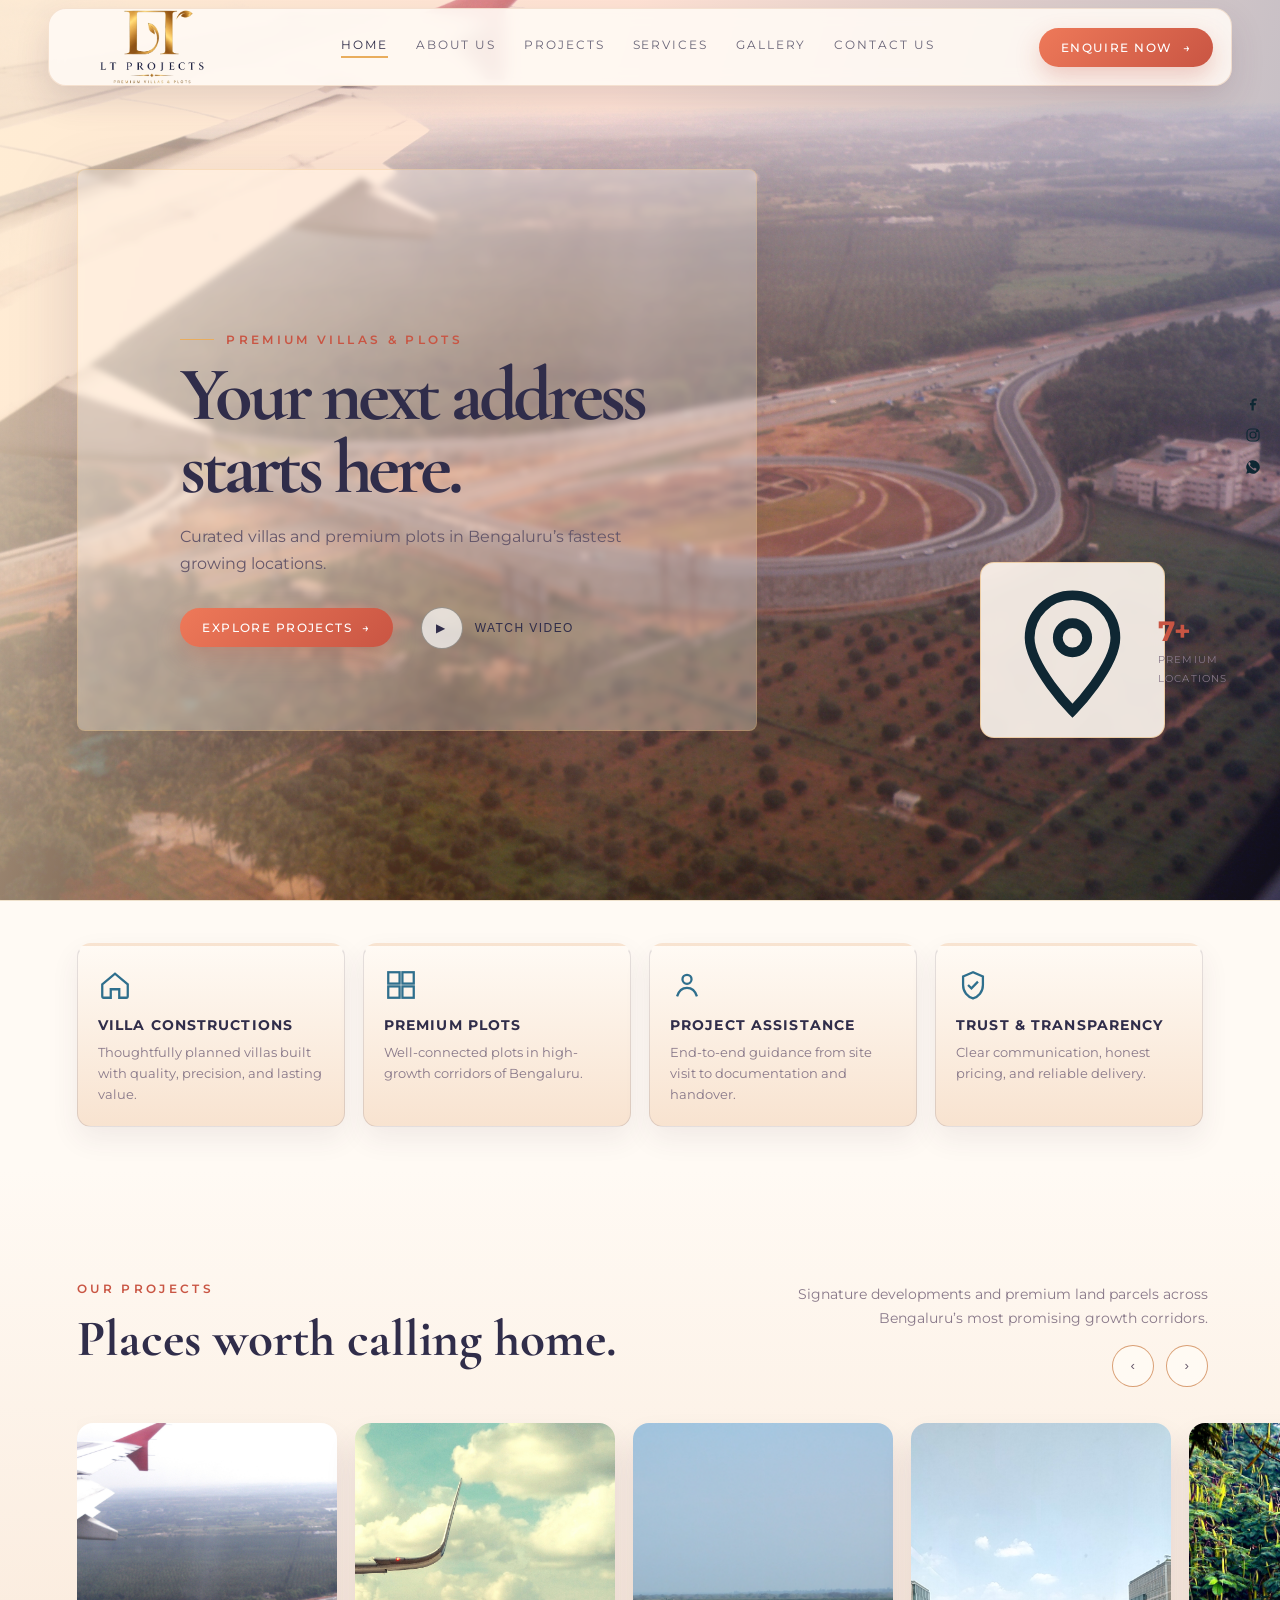
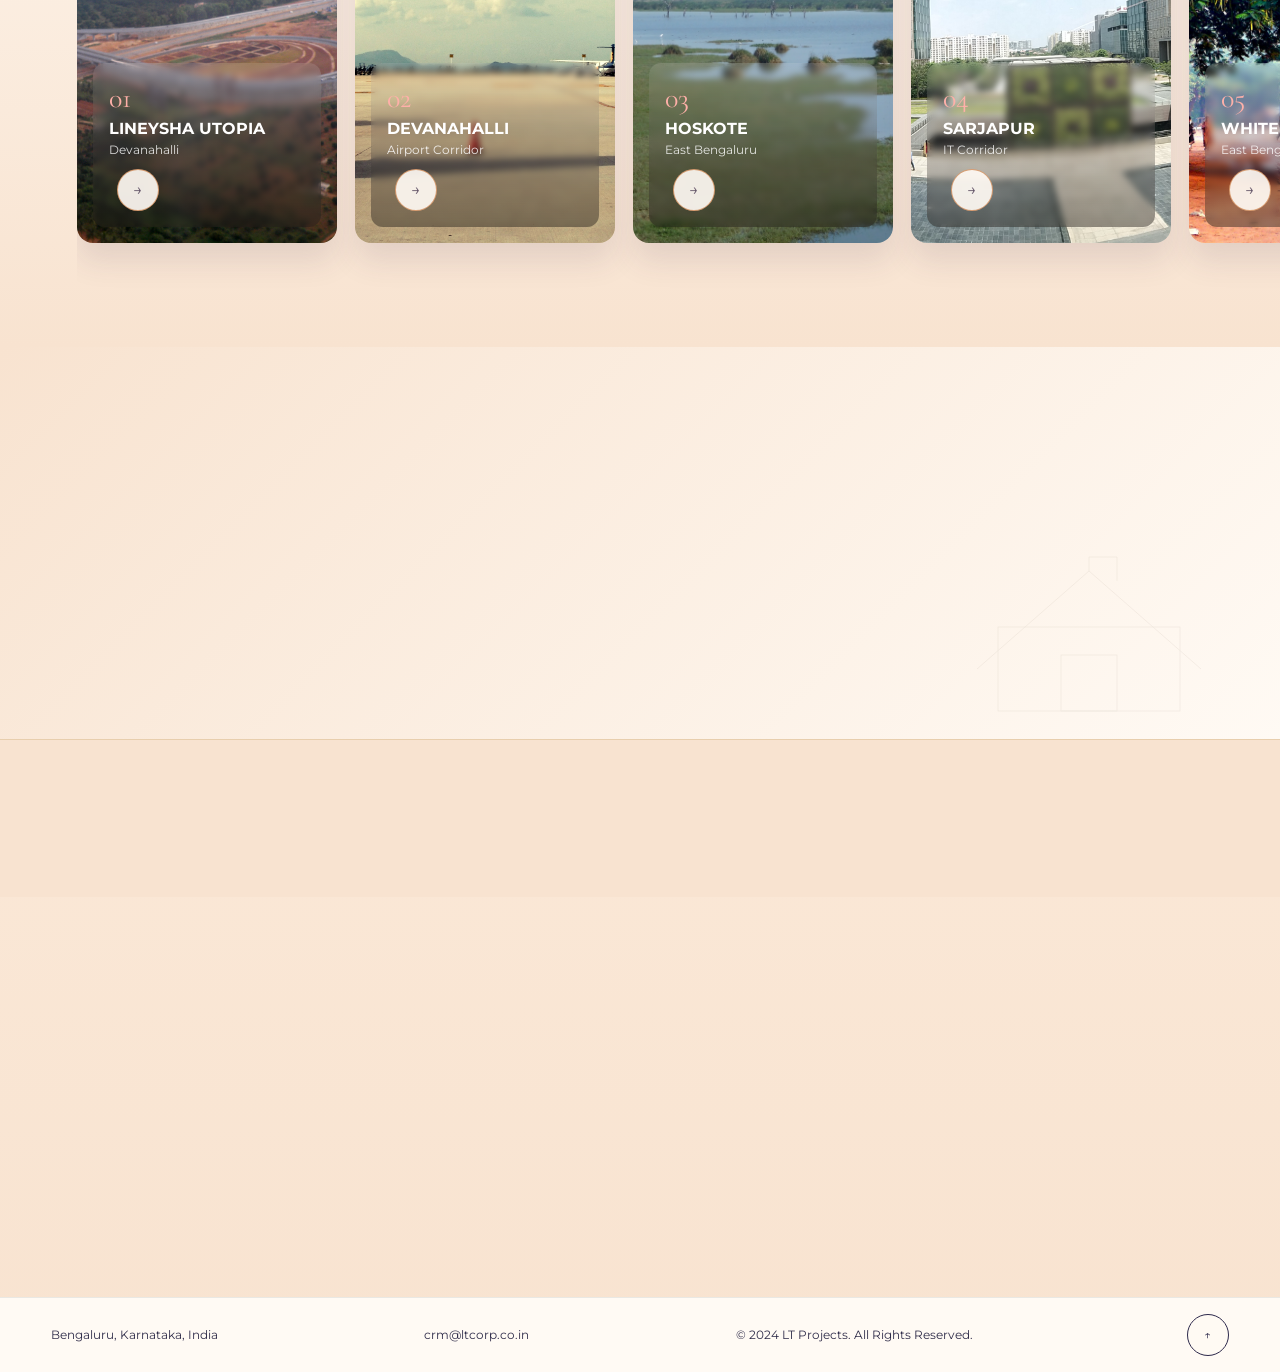
<file: index.html>
<!DOCTYPE html>
<html lang="en">
<head>
  <meta charset="UTF-8" />
  <meta name="viewport" content="width=device-width, initial-scale=1.0" />
  <title>LT Projects | Premium Villas & Plots</title>
  <link rel="preconnect" href="https://fonts.googleapis.com" />
  <link rel="preconnect" href="https://fonts.gstatic.com" crossorigin />
  <link href="https://fonts.googleapis.com/css2?family=Cormorant+Garamond:wght@500;600;700&family=Montserrat:wght@400;500;600;700&display=swap" rel="stylesheet" />
  <link rel="stylesheet" href="css/style.css" />
</head>
<body>
  <a class="skip-link" href="#home">Skip to content</a>

  <!-- HEADER -->
  <header class="header" id="top">
    <div class="header__inner">
      <a class="logo" href="#home">
        <img src="assets/images/lt-projects-logo-transparent.png" alt="LT Projects" />
      </a>

      <nav class="nav" id="nav" aria-label="Primary">
        <a href="#home" class="is-active">HOME</a>
        <a href="about.html">ABOUT US</a>
        <a href="projects.html">PROJECTS</a>
        <a href="#services">SERVICES</a>
        <a href="#gallery">GALLERY</a>
        <a href="contact.html">CONTACT US</a>
      </nav>

      <a class="btn btn--gold" href="contact.html">ENQUIRE NOW <span class="arrow">→</span></a>
      <button class="nav-toggle" id="navToggle" aria-label="Open menu" aria-expanded="false">
        <span></span><span></span><span></span>
      </button>
    </div>
  </header>

  <main>
    <!-- HERO -->
    <section class="hero" id="home">
      <div class="hero__media">
        <img src="assets/images/project-01.jpg" alt="Premium land development near Bengaluru" />
      </div>
      <div class="hero__overlay"></div>

      <div class="hero__content">
        <p class="eyebrow">PREMIUM VILLAS &amp; PLOTS</p>
        <h1>Your next address<br />starts here.</h1>
        <p class="hero__lead">Curated villas and premium plots in Bengaluru’s fastest growing locations.</p>
        <div class="hero__actions">
          <a class="btn btn--gold" href="#projects">EXPLORE PROJECTS <span class="arrow">→</span></a>
          <button class="btn-video" id="watchVideo" type="button">
            <span class="play">▶</span> WATCH VIDEO
          </button>
        </div>
      </div>

      <aside class="hero-card">
        <img src="assets/icons/pin.svg" alt="" />
        <div>
          <strong>7+</strong>
          <span>PREMIUM LOCATIONS</span>
        </div>
      </aside>

      <ul class="social-rail">
        <li><a href="#" aria-label="Facebook"><img src="assets/icons/facebook.svg" alt="" /></a></li>
        <li><a href="#" aria-label="Instagram"><img src="assets/icons/instagram.svg" alt="" /></a></li>
        <li><a href="#" aria-label="WhatsApp"><img src="assets/icons/whatsapp.svg" alt="" /></a></li>
      </ul>
    </section>

    <!-- SERVICES RIBBON -->
    <section class="services" id="services">
      <article>
        <img src="assets/icons/house.svg" alt="" />
        <h3>VILLA CONSTRUCTIONS</h3>
        <p>Thoughtfully planned villas built with quality, precision, and lasting value.</p>
      </article>
      <article>
        <img src="assets/icons/plots.svg" alt="" />
        <h3>PREMIUM PLOTS</h3>
        <p>Well-connected plots in high-growth corridors of Bengaluru.</p>
      </article>
      <article>
        <img src="assets/icons/assist.svg" alt="" />
        <h3>PROJECT ASSISTANCE</h3>
        <p>End-to-end guidance from site visit to documentation and handover.</p>
      </article>
      <article>
        <img src="assets/icons/shield.svg" alt="" />
        <h3>TRUST &amp; TRANSPARENCY</h3>
        <p>Clear communication, honest pricing, and reliable delivery.</p>
      </article>
    </section>

    <!-- PROJECTS -->
    <section class="projects" id="projects">
      <div class="section-head">
        <div>
          <p class="eyebrow">OUR PROJECTS</p>
          <h2>Places worth calling home.</h2>
        </div>
        <div class="carousel-nav">
          <p>Signature developments and premium land parcels across Bengaluru’s most promising growth corridors.</p>
          <div>
            <button class="circle-btn" id="prevProject" aria-label="Previous">‹</button>
            <button class="circle-btn" id="nextProject" aria-label="Next">›</button>
          </div>
        </div>
      </div>

      <div class="carousel" id="projectCarousel">
        <article class="project-card">
          <img src="assets/images/project-01.jpg" alt="Devanahalli airport corridor, Bengaluru" />
          <div class="project-card__info">
            <span>01</span>
            <h3>LINEYSHA UTOPIA</h3>
            <p>Devanahalli</p>
            <a href="projects.html" class="circle-btn">→</a>
          </div>
        </article>
        <article class="project-card">
          <img src="assets/images/project-02.jpg" alt="Kempegowda International Airport, Devanahalli" />
          <div class="project-card__info">
            <span>02</span>
            <h3>DEVANAHALLI</h3>
            <p>Airport Corridor</p>
            <a href="projects.html" class="circle-btn">→</a>
          </div>
        </article>
        <article class="project-card">
          <img src="assets/images/project-03.jpg" alt="Hoskote Lake, Bengaluru" />
          <div class="project-card__info">
            <span>03</span>
            <h3>HOSKOTE</h3>
            <p>East Bengaluru</p>
            <a href="projects.html" class="circle-btn">→</a>
          </div>
        </article>
        <article class="project-card">
          <img src="assets/images/project-04.jpg" alt="RMZ Ecoworld, Sarjapur, Bengaluru" />
          <div class="project-card__info">
            <span>04</span>
            <h3>SARJAPUR</h3>
            <p>IT Corridor</p>
            <a href="projects.html" class="circle-btn">→</a>
          </div>
        </article>
        <article class="project-card">
          <img src="assets/images/project-05.jpg" alt="Whitefield main road, Bengaluru" />
          <div class="project-card__info">
            <span>05</span>
            <h3>WHITEFIELD</h3>
            <p>East Bengaluru</p>
            <a href="projects.html" class="circle-btn">→</a>
          </div>
        </article>
        <article class="project-card">
          <img src="assets/images/project-06.jpg" alt="Electronic City Phase 1, Bengaluru" />
          <div class="project-card__info">
            <span>06</span>
            <h3>ELECTRONIC CITY</h3>
            <p>South Bengaluru</p>
            <a href="projects.html" class="circle-btn">→</a>
          </div>
        </article>
        <article class="project-card">
          <img src="assets/images/project-07.jpg" alt="Yelahanka New Town, Bengaluru" />
          <div class="project-card__info">
            <span>07</span>
            <h3>YELAHANKA</h3>
            <p>North Bengaluru</p>
            <a href="projects.html" class="circle-btn">→</a>
          </div>
        </article>
      </div>
    </section>

    <!-- LOCATIONS -->
    <section class="locations" id="gallery">
      <div class="locations__copy">
        <p class="eyebrow">OUR LOCATIONS</p>
        <h2>Growth that connects everything.</h2>
        <a class="btn btn--dark" href="#projects">VIEW ALL PROJECTS <span class="arrow">→</span></a>
      </div>
      <ol class="locations__list">
        <li><span>01</span> LINEYSHA UTOPIA <span>→</span></li>
        <li><span>02</span> DEVANAHALLI <span>→</span></li>
        <li><span>03</span> HOSKOTE <span>→</span></li>
        <li><span>04</span> SARJAPUR <span>→</span></li>
        <li><span>05</span> WHITEFIELD <span>→</span></li>
        <li><span>06</span> ELECTRONIC CITY <span>→</span></li>
        <li><span>07</span> YELAHANKA <span>→</span></li>
      </ol>
      <img class="locations__sketch" src="assets/images/house-sketch.svg" alt="" />
    </section>

    <!-- STATS -->
    <section class="stats">
      <div><img src="assets/icons/pin.svg" alt="" /><strong>7+</strong><span>PREMIUM LOCATIONS</span></div>
      <div><img src="assets/icons/house.svg" alt="" /><strong>1</strong><span>SIGNATURE PROJECT</span></div>
      <div><img src="assets/icons/assist.svg" alt="" /><strong>100%</strong><span>CUSTOMER FOCUSED</span></div>
      <div><img src="assets/icons/shield.svg" alt="" /><strong>TRUST</strong><span>BUILT ON HONESTY &amp; TRANSPARENCY</span></div>
    </section>
  </main>

  <!-- FOOTER -->
  <footer class="footer" id="contact">
    <div class="footer__grid">
      <div class="footer__about" id="about">
        <a class="logo" href="#home">
          <img src="assets/images/lt-projects-logo-transparent.png" alt="LT Projects" />
        </a>
        <h3>ABOUT LT PROJECTS</h3>
        <p>LT Projects develops premium villas and plots with a focus on location, quality, and transparent customer experience across Bengaluru.</p>
        <a class="link-gold" href="about.html">KNOW MORE ABOUT US <span>→</span></a>
      </div>

      <div class="cta-box" id="enquire">
        <p>READY TO FIND YOUR NEXT ADDRESS?</p>
        <h2>Let’s build your future together.</h2>
        <div class="cta-box__actions">
          <a class="btn btn--dark" href="contact.html">BOOK A SITE VISIT</a>
          <a class="btn btn--outline-dark" href="contact.html">CONTACT US</a>
        </div>
      </div>
    </div>

    <div class="footer__bar">
      <p>Bengaluru, Karnataka, India</p>
      <a href="mailto:crm@ltcorp.co.in">crm@ltcorp.co.in</a>
      <p>© 2024 LT Projects. All Rights Reserved.</p>
      <a class="circle-btn" href="#top" aria-label="Back to top">↑</a>
    </div>
  </footer>

  <div class="modal" id="videoModal" hidden>
    <div class="modal__panel">
      <button type="button" id="closeVideo">Close</button>
      <p>Project walkthrough video coming soon.</p>
    </div>
  </div>

  <script src="js/main.js"></script>
</body>
</html>
</file>
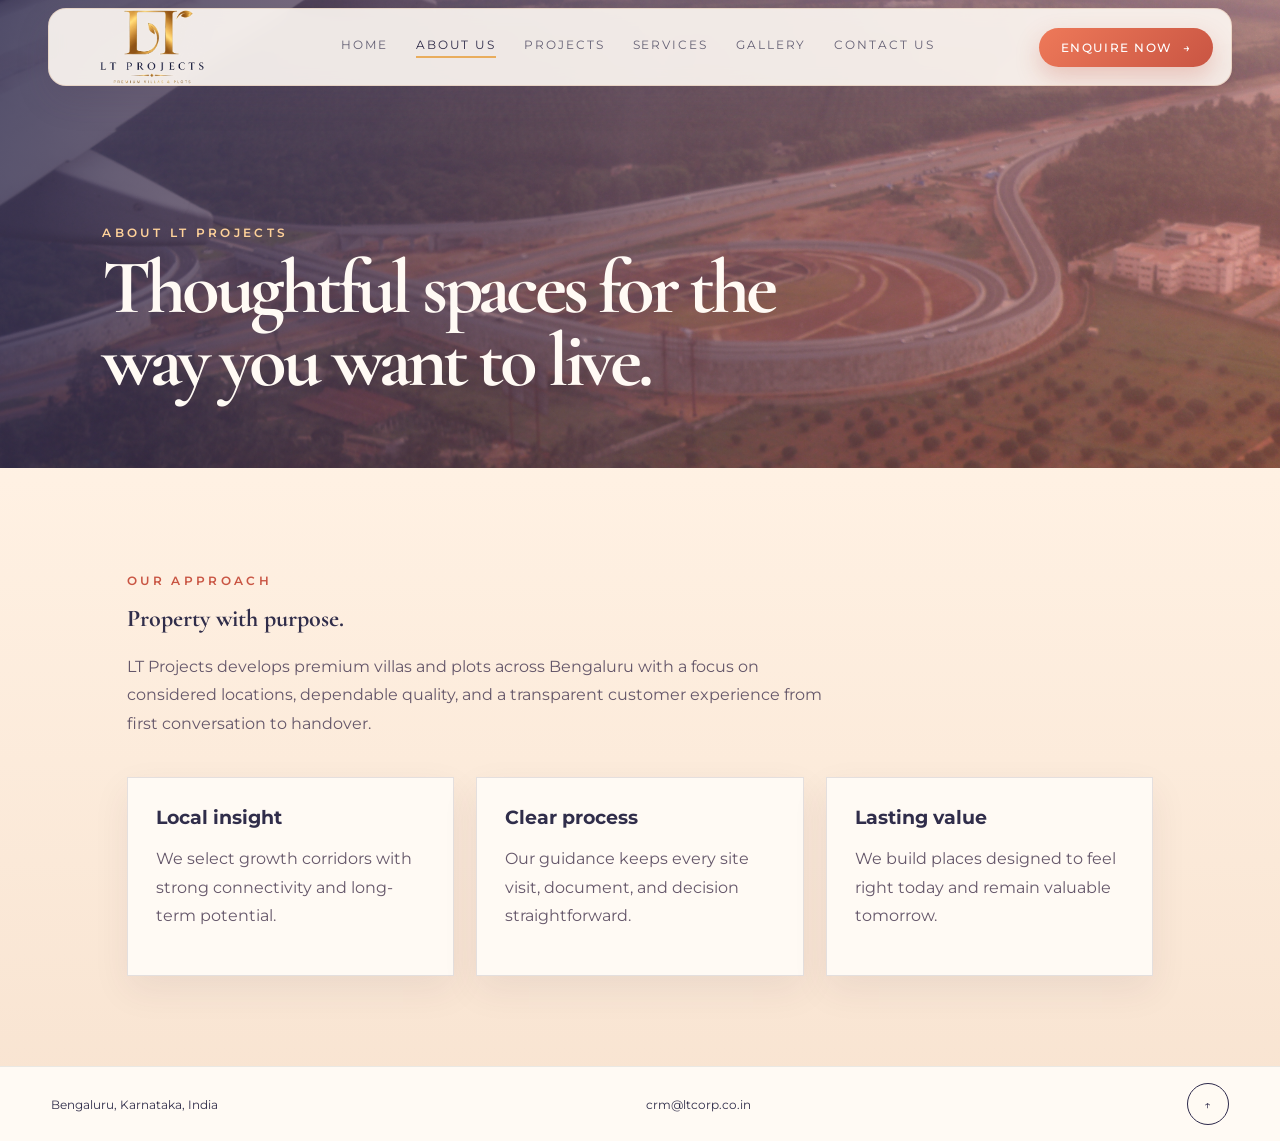
<file: about.html>
<!DOCTYPE html>
<html lang="en">
<head>
  <meta charset="UTF-8" />
  <meta name="viewport" content="width=device-width, initial-scale=1.0" />
  <title>About | LT Projects</title>
  <link rel="preconnect" href="https://fonts.googleapis.com" />
  <link rel="preconnect" href="https://fonts.gstatic.com" crossorigin />
  <link href="https://fonts.googleapis.com/css2?family=Cormorant+Garamond:wght@500;600;700&family=Montserrat:wght@400;500;600;700&display=swap" rel="stylesheet" />
  <link rel="stylesheet" href="css/style.css" />
</head>
<body>
  <header class="header" id="top">
    <div class="header__inner">
      <a class="logo" href="index.html"><img src="assets/images/lt-projects-logo-transparent.png" alt="LT Projects" /></a>
      <nav class="nav" aria-label="Primary">
        <a href="index.html">HOME</a><a href="about.html" class="is-active">ABOUT US</a><a href="projects.html">PROJECTS</a><a href="index.html#services">SERVICES</a><a href="index.html#gallery">GALLERY</a><a href="contact.html">CONTACT US</a>
      </nav>
      <a class="btn btn--gold" href="contact.html">ENQUIRE NOW <span class="arrow">→</span></a>
    </div>
  </header>
  <main>
    <section class="page-hero"><div><p class="eyebrow">ABOUT LT PROJECTS</p><h1>Thoughtful spaces for the way you want to live.</h1></div></section>
    <section class="page-content">
      <p class="eyebrow">OUR APPROACH</p>
      <h2>Property with purpose.</h2>
      <p>LT Projects develops premium villas and plots across Bengaluru with a focus on considered locations, dependable quality, and a transparent customer experience from first conversation to handover.</p>
      <div class="page-grid">
        <article class="page-card"><h3>Local insight</h3><p>We select growth corridors with strong connectivity and long-term potential.</p></article>
        <article class="page-card"><h3>Clear process</h3><p>Our guidance keeps every site visit, document, and decision straightforward.</p></article>
        <article class="page-card"><h3>Lasting value</h3><p>We build places designed to feel right today and remain valuable tomorrow.</p></article>
      </div>
    </section>
  </main>
  <footer class="footer__bar"><p>Bengaluru, Karnataka, India</p><a href="mailto:crm@ltcorp.co.in">crm@ltcorp.co.in</a><a class="circle-btn" href="#top" aria-label="Back to top">↑</a></footer>
</body>
</html>
</file>
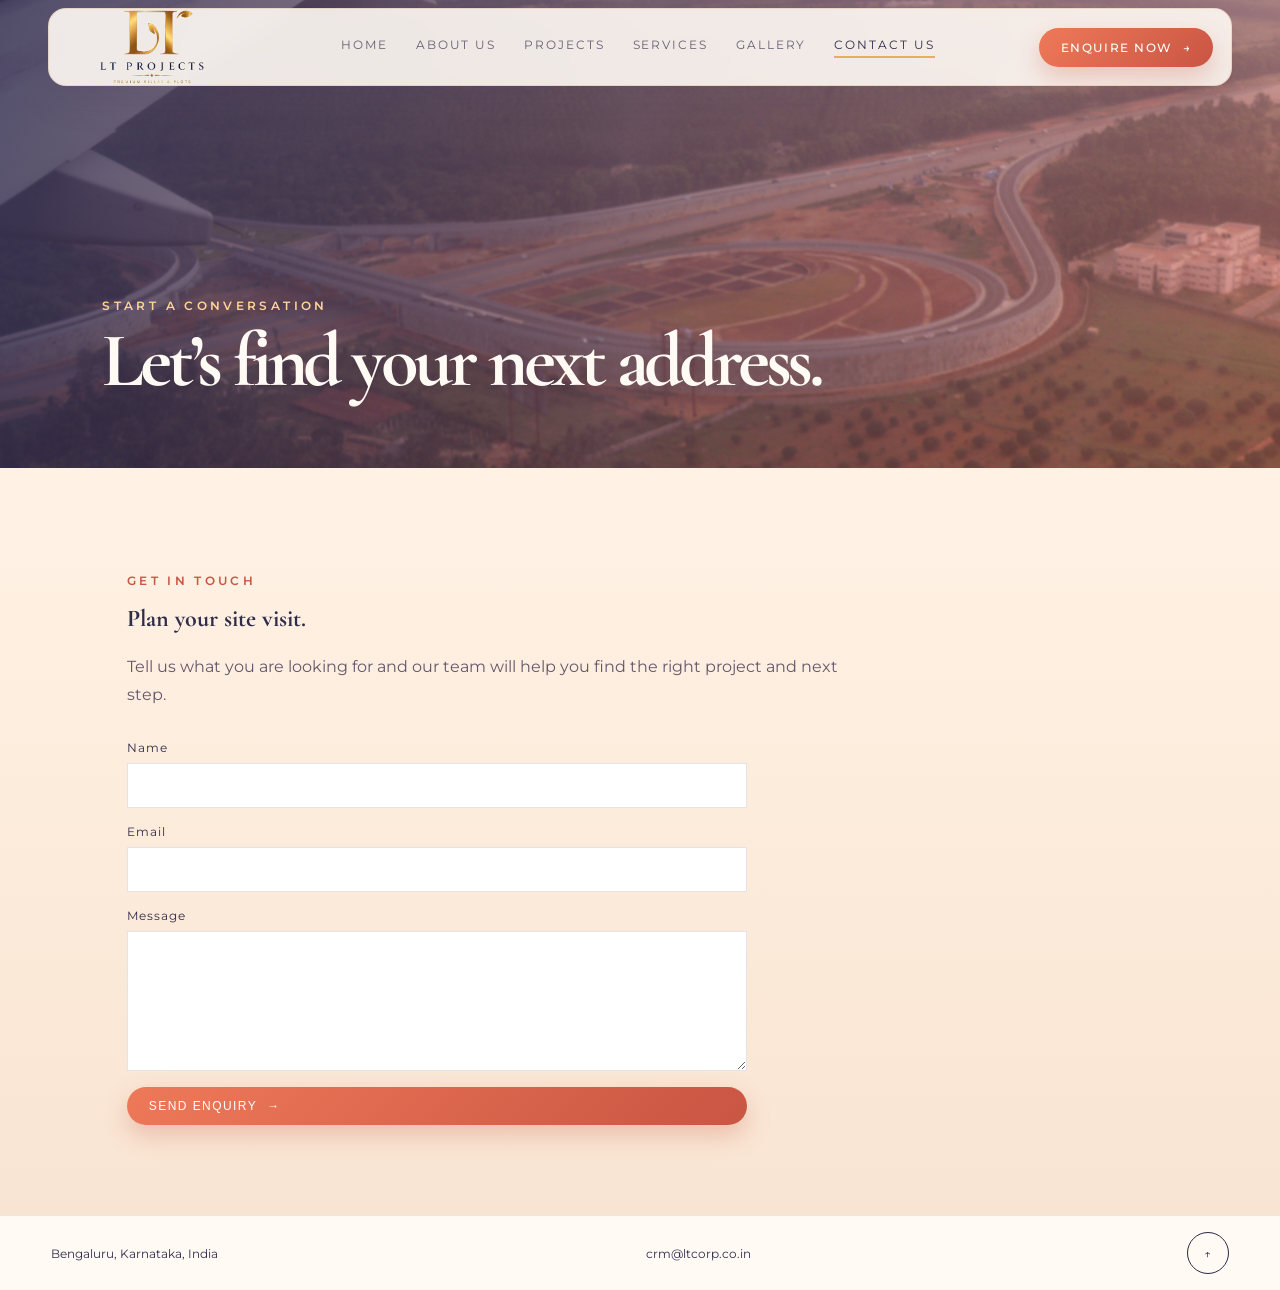
<file: contact.html>
<!DOCTYPE html>
<html lang="en">
<head>
  <meta charset="UTF-8" />
  <meta name="viewport" content="width=device-width, initial-scale=1.0" />
  <title>Contact | LT Projects</title>
  <link rel="preconnect" href="https://fonts.googleapis.com" />
  <link rel="preconnect" href="https://fonts.gstatic.com" crossorigin />
  <link href="https://fonts.googleapis.com/css2?family=Cormorant+Garamond:wght@500;600;700&family=Montserrat:wght@400;500;600;700&display=swap" rel="stylesheet" />
  <link rel="stylesheet" href="css/style.css" />
</head>
<body>
  <header class="header" id="top"><div class="header__inner"><a class="logo" href="index.html"><img src="assets/images/lt-projects-logo-transparent.png" alt="LT Projects" /></a><nav class="nav" aria-label="Primary"><a href="index.html">HOME</a><a href="about.html">ABOUT US</a><a href="projects.html">PROJECTS</a><a href="index.html#services">SERVICES</a><a href="index.html#gallery">GALLERY</a><a href="contact.html" class="is-active">CONTACT US</a></nav><a class="btn btn--gold" href="contact.html">ENQUIRE NOW <span class="arrow">→</span></a></div></header>
  <main>
    <section class="page-hero"><div><p class="eyebrow">START A CONVERSATION</p><h1>Let’s find your next address.</h1></div></section>
    <section class="page-content"><p class="eyebrow">GET IN TOUCH</p><h2>Plan your site visit.</h2><p>Tell us what you are looking for and our team will help you find the right project and next step.</p><form class="contact-form" action="mailto:crm@ltcorp.co.in" method="post" enctype="text/plain"><label>Name<input name="name" type="text" required /></label><label>Email<input name="email" type="email" required /></label><label>Message<textarea name="message" required></textarea></label><button class="btn btn--gold" type="submit">SEND ENQUIRY <span class="arrow">→</span></button></form></section>
  </main>
  <footer class="footer__bar"><p>Bengaluru, Karnataka, India</p><a href="mailto:crm@ltcorp.co.in">crm@ltcorp.co.in</a><a class="circle-btn" href="#top" aria-label="Back to top">↑</a></footer>
</body>
</html>
</file>
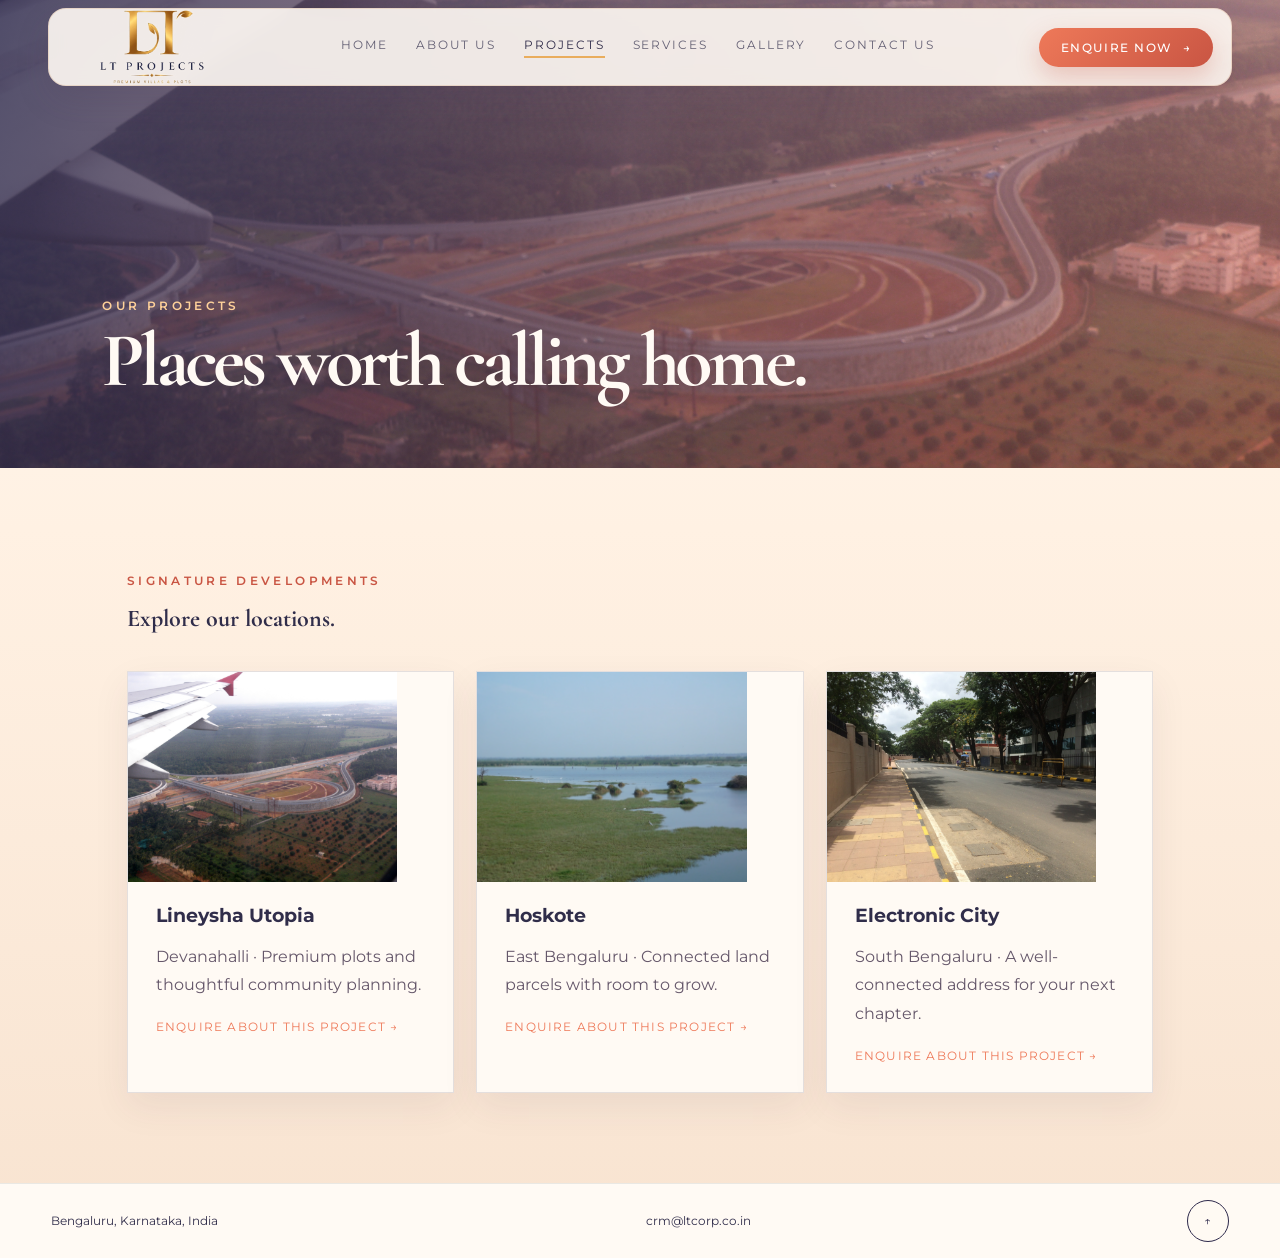
<file: projects.html>
<!DOCTYPE html>
<html lang="en">
<head>
  <meta charset="UTF-8" />
  <meta name="viewport" content="width=device-width, initial-scale=1.0" />
  <title>Projects | LT Projects</title>
  <link rel="preconnect" href="https://fonts.googleapis.com" />
  <link rel="preconnect" href="https://fonts.gstatic.com" crossorigin />
  <link href="https://fonts.googleapis.com/css2?family=Cormorant+Garamond:wght@500;600;700&family=Montserrat:wght@400;500;600;700&display=swap" rel="stylesheet" />
  <link rel="stylesheet" href="css/style.css" />
</head>
<body>
  <header class="header" id="top"><div class="header__inner"><a class="logo" href="index.html"><img src="assets/images/lt-projects-logo-transparent.png" alt="LT Projects" /></a><nav class="nav" aria-label="Primary"><a href="index.html">HOME</a><a href="about.html">ABOUT US</a><a href="projects.html" class="is-active">PROJECTS</a><a href="index.html#services">SERVICES</a><a href="index.html#gallery">GALLERY</a><a href="contact.html">CONTACT US</a></nav><a class="btn btn--gold" href="contact.html">ENQUIRE NOW <span class="arrow">→</span></a></div></header>
  <main>
    <section class="page-hero"><div><p class="eyebrow">OUR PROJECTS</p><h1>Places worth calling home.</h1></div></section>
    <section class="page-content"><p class="eyebrow">SIGNATURE DEVELOPMENTS</p><h2>Explore our locations.</h2><div class="page-grid">
      <article class="page-card"><img src="assets/images/project-01.jpg" alt="Lineysha Utopia development" /><h3>Lineysha Utopia</h3><p>Devanahalli · Premium plots and thoughtful community planning.</p><a class="link-gold" href="contact.html">ENQUIRE ABOUT THIS PROJECT →</a></article>
      <article class="page-card"><img src="assets/images/project-03.jpg" alt="Hoskote lake location" /><h3>Hoskote</h3><p>East Bengaluru · Connected land parcels with room to grow.</p><a class="link-gold" href="contact.html">ENQUIRE ABOUT THIS PROJECT →</a></article>
      <article class="page-card"><img src="assets/images/project-06.jpg" alt="Electronic City location" /><h3>Electronic City</h3><p>South Bengaluru · A well-connected address for your next chapter.</p><a class="link-gold" href="contact.html">ENQUIRE ABOUT THIS PROJECT →</a></article>
    </div></section>
  </main>
  <footer class="footer__bar"><p>Bengaluru, Karnataka, India</p><a href="mailto:crm@ltcorp.co.in">crm@ltcorp.co.in</a><a class="circle-btn" href="#top" aria-label="Back to top">↑</a></footer>
</body>
</html>
</file>
<file: css/style.css>
:root {
  --bg: #fff7ef;
  --panel: #ffffff;
  --white: #ffffff;
  --soft: #f8e3d0;
  --olive: #75536a;
  --olive-deep: #49344f;
  --navy: #2d294b;
  --blue-deep: #2d294b;
  --terracotta: #ee7959;
  --terracotta-deep: #c95543;
  --gold: #e9ad5d;
  --gold-deep: #c77a3f;
  --text: #65576a;
  --text-strong: #302d4a;
  --muted: #887889;
  --line: rgba(48, 45, 74, 0.13);
  --shadow: 0 20px 50px rgba(73, 52, 79, 0.14);
  --champagne: #e9ad5d;
  --serif: "Cormorant Garamond", "Times New Roman", serif;
  --sans: "Montserrat", Arial, sans-serif;
}

*,
*::before,
*::after {
  box-sizing: border-box;
}

html {
  scroll-behavior: smooth;
}

body {
  margin: 0;
  font-family: var(--sans);
  background: linear-gradient(180deg, #fffaf4 0%, #fff1e3 42%, #f8e3d0 100%);
  color: var(--text);
}

img {
  max-width: 100%;
  display: block;
}

a {
  color: inherit;
  text-decoration: none;
}

.skip-link {
  position: absolute;
  left: -999px;
}

.header {
  position: absolute;
  inset: 0 0 auto;
  z-index: 20;
  padding: 8px 48px;
  transition: padding 0.3s ease;
}

.header.is-scrolled {
  padding-top: 4px;
}

.header__inner {
  display: flex;
  align-items: center;
  justify-content: space-between;
  gap: 24px;
  padding: 0 18px;
  border-radius: 18px;
  background: rgba(255, 250, 244, 0.9);
  border: 1px solid rgba(199, 122, 63, 0.18);
  backdrop-filter: blur(8px);
  box-shadow: 0 14px 34px rgba(73, 52, 79, 0.14);
  transition: box-shadow 0.3s ease, background 0.3s ease;
}

.header.is-scrolled .header__inner {
  background: rgba(255, 250, 244, 0.98);
  box-shadow: 0 16px 40px rgba(73, 52, 79, 0.18);
}

.logo {
  display: flex;
  align-items: center;
  gap: 10px;
  width: 170px;
  height: 76px;
  overflow: hidden;
}

.logo img {
  width: 170px;
  height: 76px;
  object-fit: contain;
  object-position: center;
  mix-blend-mode: multiply;
  filter: saturate(1.08) contrast(1.04);
}

.logo__text strong {
  display: block;
  font-size: 15px;
  letter-spacing: 0.08em;
  color: var(--text-strong);
}

.logo__text small {
  display: block;
  color: var(--muted);
  font-size: 8px;
  letter-spacing: 0.18em;
}

.nav {
  display: flex;
  gap: 28px;
  font-size: 12px;
  letter-spacing: 0.16em;
}

.nav a {
  color: var(--text-strong);
  opacity: 0.72;
}

.nav a.is-active {
  border-bottom: 2px solid var(--gold);
  padding-bottom: 4px;
  opacity: 1;
}

.btn {
  display: inline-flex;
  align-items: center;
  gap: 10px;
  border-radius: 999px;
  padding: 12px 22px;
  font-size: 12px;
  letter-spacing: 0.12em;
  border: 0;
  cursor: pointer;
  transition: 0.25s transform, 0.25s box-shadow, 0.25s background, 0.25s color;
  font-weight: 500;
}

.btn:hover {
  transform: translateY(-1px);
}

.btn:focus-visible,
.circle-btn:focus-visible,
.nav a:focus-visible,
.btn-video:focus-visible {
  outline: 2px solid var(--gold);
  outline-offset: 4px;
}

.btn--gold {
  background: linear-gradient(135deg, var(--terracotta) 0%, var(--terracotta-deep) 100%);
  color: #ffffff;
  box-shadow: 0 10px 24px rgba(201, 85, 67, 0.28);
}

.btn--dark {
  background: var(--olive-deep);
  color: #fffdf9;
}

.btn--outline-dark {
  background: #ffffff;
  border: 1px solid rgba(16, 37, 75, 0.22);
  color: var(--text-strong);
}

.nav-toggle {
  display: none;
  background: none;
  border: 0;
}

.nav-toggle span {
  display: block;
  width: 22px;
  height: 2px;
  background: var(--text);
  margin: 5px 0;
}

.hero {
  position: relative;
  min-height: 100vh;
  display: grid;
  align-items: center;
  overflow: hidden;
}

.hero__media,
.hero__overlay {
  position: absolute;
  inset: 0;
}

.hero__media img {
  width: 100%;
  height: 100%;
  object-fit: cover;
  filter: saturate(0.95) contrast(1.08);
  animation: hero-drift 18s ease-in-out infinite alternate;
}

.hero__overlay {
  background: linear-gradient(105deg, rgba(255, 232, 200, 0.78) 0%, rgba(255, 153, 102, 0.28) 42%, rgba(45, 41, 75, 0.35) 100%);
}

.hero__content {
  position: relative;
  z-index: 2;
  padding: 150px 8% 80px;
  max-width: 680px;
  background: rgba(255, 248, 240, 0.3);
  border: 1px solid rgba(233, 173, 93, 0.26);
  backdrop-filter: blur(3px);
  border-radius: 8px;
  margin-left: 6%;
  box-shadow: 0 24px 70px rgba(73, 52, 79, 0.18);
}

.eyebrow {
  color: var(--terracotta-deep);
  letter-spacing: 0.28em;
  font-size: 12px;
  font-weight: 600;
}

.hero__content .eyebrow::before {
  content: "";
  display: inline-block;
  width: 34px;
  height: 1px;
  margin: 0 12px 4px 0;
  background: var(--champagne);
}

h1,
h2 {
  font-family: var(--serif);
  font-weight: 700;
  color: var(--navy);
}

h1 {
  font-size: clamp(48px, 6vw, 84px);
  line-height: 0.95;
  margin: 12px 0 18px;
  color: var(--text-strong);
  letter-spacing: -0.055em;
}

.hero__lead {
  max-width: 460px;
  line-height: 1.7;
  color: var(--text);
}

.hero__actions {
  display: flex;
  align-items: center;
  gap: 22px;
  margin-top: 28px;
}

.btn-video {
  display: inline-flex;
  align-items: center;
  gap: 12px;
  background: none;
  border: 0;
  color: var(--text-strong);
  letter-spacing: 0.12em;
  font-size: 12px;
  cursor: pointer;
}

.play {
  width: 42px;
  height: 42px;
  border: 1px solid rgba(56, 53, 47, 0.45);
  border-radius: 50%;
  display: grid;
  place-items: center;
  background: rgba(255, 255, 255, 0.7);
}

.hero-card {
  position: absolute;
  right: 9%;
  bottom: 18%;
  z-index: 3;
  display: flex;
  gap: 12px;
  align-items: center;
  padding: 14px 18px;
  border-radius: 14px;
  background: rgba(255, 248, 240, 0.9);
  border: 1px solid rgba(233, 173, 93, 0.45);
  box-shadow: 0 18px 36px rgba(73, 52, 79, 0.18);
  backdrop-filter: blur(8px);
}

.hero-card strong {
  display: block;
  font-size: 28px;
  color: var(--terracotta-deep);
}

.hero-card span {
  font-size: 10px;
  letter-spacing: 0.12em;
  color: var(--muted);
}

@keyframes hero-drift {
  from { transform: scale(1); }
  to { transform: scale(1.04); }
}

.social-rail {
  position: absolute;
  right: 18px;
  top: 42%;
  z-index: 4;
  list-style: none;
  padding: 0;
  display: grid;
  gap: 14px;
}

.social-rail img,
.hero-card img,
.stats img {
  filter: brightness(0.35) saturate(1.1);
}

.social-rail img {
  width: 18px;
  height: 18px;
}

.services {
  display: grid;
  grid-template-columns: repeat(4, 1fr);
  background: #fffaf4;
  color: var(--text-strong);
  padding: 42px 6%;
  gap: 18px;
  border-top: 1px solid rgba(201, 166, 107, 0.3);
}

.services article {
  background: linear-gradient(180deg, #fffaf4 0%, #f8e3d0 100%);
  border: 1px solid var(--line);
  border-radius: 14px;
  padding: 22px 20px;
  box-shadow: 0 12px 28px rgba(73, 52, 79, 0.08);
  transition: transform 0.25s ease, box-shadow 0.25s ease;
  border-top: 3px solid transparent;
}

.services article img {
  transition: transform 0.3s ease;
}

.services article:hover {
  transform: translateY(-5px);
  box-shadow: 0 18px 36px rgba(73, 52, 79, 0.15);
  border-top-color: var(--terracotta);
}

.services article:hover img {
  transform: translateY(-3px) rotate(-4deg);
}

.services img {
  width: 34px;
  height: 34px;
}

.services h3 {
  font-size: 14px;
  letter-spacing: 0.08em;
  margin: 14px 0 8px;
}

.services p {
  color: var(--muted);
  font-size: 13px;
  line-height: 1.6;
  margin: 0;
}

.projects {
  padding: 100px 0 54px 6%;
  background: linear-gradient(180deg, #fffaf4 0%, #f8e3d0 100%);
}

.section-head {
  display: flex;
  justify-content: space-between;
  gap: 40px;
  padding-right: 6%;
}

.section-head h2,
.locations h2,
.cta-box h2 {
  font-size: clamp(36px, 4vw, 58px);
  margin: 0;
  color: var(--text-strong);
}

.carousel-nav {
  max-width: 420px;
  display: flex;
  flex-direction: column;
  align-items: flex-end;
}

.carousel-nav p {
  color: var(--muted);
  font-size: 14px;
  text-align: right;
  line-height: 1.7;
}

.circle-btn {
  width: 42px;
  height: 42px;
  border-radius: 50%;
  border: 1px solid rgba(201, 122, 63, 0.7);
  background: rgba(255, 250, 244, 0.92);
  color: var(--text);
  display: inline-grid;
  place-items: center;
  margin-left: 8px;
  transition: 0.25s ease;
}

.circle-btn:hover {
  background: var(--terracotta);
  border-color: var(--terracotta);
  color: #ffffff;
}

.carousel {
  display: flex;
  gap: 18px;
  overflow: auto;
  scroll-snap-type: x mandatory;
  padding: 36px 6% 50px 0;
}

.carousel::-webkit-scrollbar {
  display: none;
}

.project-card {
  position: relative;
  min-width: 260px;
  height: 420px;
  scroll-snap-align: start;
  overflow: hidden;
  border-radius: 16px;
  box-shadow: 0 18px 30px rgba(73, 52, 79, 0.12);
  transition: transform 0.3s ease, box-shadow 0.3s ease;
}

.project-card:hover {
  transform: translateY(-8px);
  box-shadow: 0 24px 42px rgba(73, 52, 79, 0.2);
}

.project-card img {
  width: 100%;
  height: 100%;
  object-fit: cover;
  transition: transform 0.5s ease;
}

.project-card__info {
  position: absolute;
  inset: auto 16px 16px;
  background: linear-gradient(180deg, rgba(255, 255, 255, 0.12), rgba(35, 30, 25, 0.46));
  padding: 18px 16px 16px;
  border-radius: 12px;
  backdrop-filter: blur(3px);
}

.project-card:hover img {
  transform: scale(1.06);
}

.project-card__info span {
  font-size: 28px;
  font-family: var(--serif);
  color: #ffb0a9;
}

.project-card__info h3 {
  margin: 4px 0 0;
  font-size: 16px;
  color: var(--white);
}

.project-card__info p {
  color: rgba(255, 255, 255, 0.84);
  font-size: 12px;
  margin: 4px 0 12px;
}

.locations {
  position: relative;
  background: linear-gradient(135deg, #f8e3d0 0%, #fffaf4 100%);
  color: var(--text-strong);
  display: grid;
  grid-template-columns: 1fr 1fr;
  padding: 90px 8%;
  overflow: hidden;
}

.locations h2 {
  color: var(--text-strong);
}

.locations__list {
  display: grid;
  grid-template-columns: 1fr 1fr;
  gap: 18px 40px;
  list-style: none;
  padding: 18px 0 0;
  margin: 0;
}

.locations__list li {
  display: flex;
  align-items: center;
  gap: 12px;
  border-bottom: 1px solid var(--line);
  padding-bottom: 10px;
  font-size: 14px;
  letter-spacing: 0.08em;
  transition: color 0.25s ease, padding-left 0.25s ease, border-color 0.25s ease;
}

.locations__list li:hover {
  color: var(--terracotta-deep);
  padding-left: 8px;
  border-color: var(--terracotta);
}

.locations .eyebrow {
  color: var(--terracotta);
}

.locations__list li span:first-child {
  color: var(--terracotta);
  font-family: var(--serif);
  font-size: 20px;
}

.locations__list li span:last-child {
  margin-left: auto;
  color: var(--text);
}

.locations__sketch {
  position: absolute;
  right: 4%;
  bottom: 0;
  width: 280px;
  opacity: 0.12;
  pointer-events: none;
}

.stats {
  display: grid;
  grid-template-columns: repeat(4, 1fr);
  padding: 36px 6%;
  background: #f8e3d0;
  text-align: center;
  gap: 20px;
  border-top: 1px solid rgba(201, 166, 107, 0.35);
}

.stats img {
  width: 24px;
  height: 24px;
  margin: 0 auto 8px;
}

.stats strong {
  display: block;
  color: var(--olive-deep);
  font-size: 28px;
  font-family: var(--serif);
}

.stats span {
  font-size: 11px;
  letter-spacing: 0.1em;
  color: var(--text);
}

.footer__grid {
  display: grid;
  grid-template-columns: 1.1fr 1fr;
}

.footer__about {
  padding: 70px 8%;
  background: #fff1e3;
}

.footer__about h3 {
  letter-spacing: 0.14em;
  margin: 28px 0 12px;
  color: var(--text-strong);
}

.footer__about p {
  color: var(--text);
  max-width: 420px;
  line-height: 1.7;
}

.link-gold {
  color: var(--terracotta);
  letter-spacing: 0.1em;
  font-size: 12px;
}

.cta-box {
  background: #ffffff;
  color: var(--text-strong);
  padding: 80px 8%;
}

.cta-box p {
  letter-spacing: 0.16em;
  font-size: 12px;
  color: var(--muted);
}

.cta-box__actions {
  display: flex;
  gap: 14px;
  margin-top: 28px;
  flex-wrap: wrap;
}

.footer__bar {
  display: flex;
  justify-content: space-between;
  align-items: center;
  gap: 16px;
  padding: 16px 4%;
  font-size: 12px;
  border-top: 1px solid rgba(83, 101, 109, 0.12);
  color: var(--text-strong);
  background: #fffaf4;
}

.reveal {
  opacity: 0;
  transform: translateY(24px);
  transition: opacity 0.7s ease, transform 0.7s ease;
}

.reveal.is-visible {
  opacity: 1;
  transform: translateY(0);
}

.page-hero {
  min-height: 52vh;
  display: grid;
  align-items: end;
  padding: 150px 8% 70px;
  background:
    linear-gradient(110deg, rgba(45, 41, 75, 0.82), rgba(238, 121, 89, 0.4)),
    url("../assets/images/project-01.jpg") center/cover;
  color: #fffaf4;
}

.page-hero h1 {
  max-width: 760px;
  margin: 12px 0 0;
  color: #fffaf4;
}

.page-hero .eyebrow {
  color: #ffd29a;
}

.page-content {
  max-width: 1180px;
  margin: 0 auto;
  padding: 90px 6%;
}

.page-content h2 {
  color: var(--text-strong);
  margin-top: 0;
}

.page-content p {
  max-width: 720px;
  line-height: 1.8;
}

.page-grid {
  display: grid;
  grid-template-columns: repeat(3, 1fr);
  gap: 22px;
  margin-top: 38px;
}

.page-card {
  padding: 28px;
  background: #fffaf4;
  border: 1px solid var(--line);
  box-shadow: 0 14px 34px rgba(73, 52, 79, 0.08);
}

.page-card h3 {
  color: var(--text-strong);
  margin: 0 0 10px;
}

.page-card img {
  width: 100%;
  height: 210px;
  object-fit: cover;
  margin: -28px -28px 22px;
  width: calc(100% + 56px);
}

.contact-form {
  display: grid;
  gap: 16px;
  max-width: 620px;
  margin-top: 30px;
}

.contact-form label {
  display: grid;
  gap: 8px;
  font-size: 12px;
  letter-spacing: 0.08em;
  color: var(--text-strong);
}

.contact-form input,
.contact-form textarea {
  border: 1px solid var(--line);
  background: #ffffff;
  padding: 14px 16px;
  font: inherit;
  color: var(--text-strong);
}

.contact-form textarea {
  min-height: 140px;
  resize: vertical;
}

@media (prefers-reduced-motion: reduce) {
  html {
    scroll-behavior: auto;
  }

  *,
  *::before,
  *::after {
    animation-duration: 0.01ms !important;
    transition-duration: 0.01ms !important;
  }
}

@media (max-width: 980px) {
  .nav {
    gap: 16px;
    font-size: 10px;
  }

  .services {
    grid-template-columns: repeat(2, minmax(0, 1fr));
  }

  .locations {
    grid-template-columns: 1fr;
  }

  .page-grid {
    grid-template-columns: 1fr;
  }

  .footer__grid,
  .footer__bar {
    grid-template-columns: 1fr;
    flex-direction: column;
    align-items: flex-start;
  }
}

@media (max-width: 760px) {
  .header {
    padding: 18px 16px;
  }

  .header__inner {
    padding: 10px 14px;
    border-radius: 22px;
  }

  .logo img {
    width: 138px;
    height: 64px;
  }

  .logo {
    width: 138px;
    height: 64px;
  }

  .nav {
    display: none;
  }

  .btn {
    padding: 10px 18px;
  }

  .hero-card {
    right: 6%;
    left: 6%;
    bottom: 12%;
  }

  .social-rail {
    display: none;
  }

  .services {
    grid-template-columns: 1fr;
  }

  .section-head {
    display: block;
    padding-right: 6%;
  }

  .carousel-nav {
    align-items: flex-start;
    margin-top: 18px;
  }

  .locations__list {
    grid-template-columns: 1fr;
  }

  .cta-box__actions,
  .hero__actions {
    flex-direction: column;
    align-items: flex-start;
  }
}


.footer__bar .circle-btn {
  border-color: var(--blue-deep);
  color: var(--blue-deep);
}

.modal {
  position: fixed;
  inset: 0;
  background: rgba(0, 0, 0, 0.7);
  display: grid;
  place-items: center;
  z-index: 50;
}

.modal[hidden] {
  display: none;
}

.modal__panel {
  background: var(--blue-deep);
  padding: 32px;
  border-radius: 12px;
}

@media (max-width: 980px) {
  .nav,
  .header .btn--gold {
    display: none;
  }

  .nav.is-open {
    display: flex;
    position: absolute;
    top: 78px;
    left: 0;
    right: 0;
    background: var(--blue-deep);
    flex-direction: column;
    padding: 24px;
  }

  .nav-toggle {
    display: block;
  }

  .services,
  .stats,
  .locations,
  .footer__grid {
    grid-template-columns: 1fr;
  }

  .header {
    padding: 12px 20px;
  }

  .hero-card,
  .social-rail {
    display: none;
  }

  .section-head,
  .carousel-nav {
    flex-direction: column;
    align-items: flex-start;
  }

  .carousel-nav p {
    text-align: left;
  }
}
</file>
